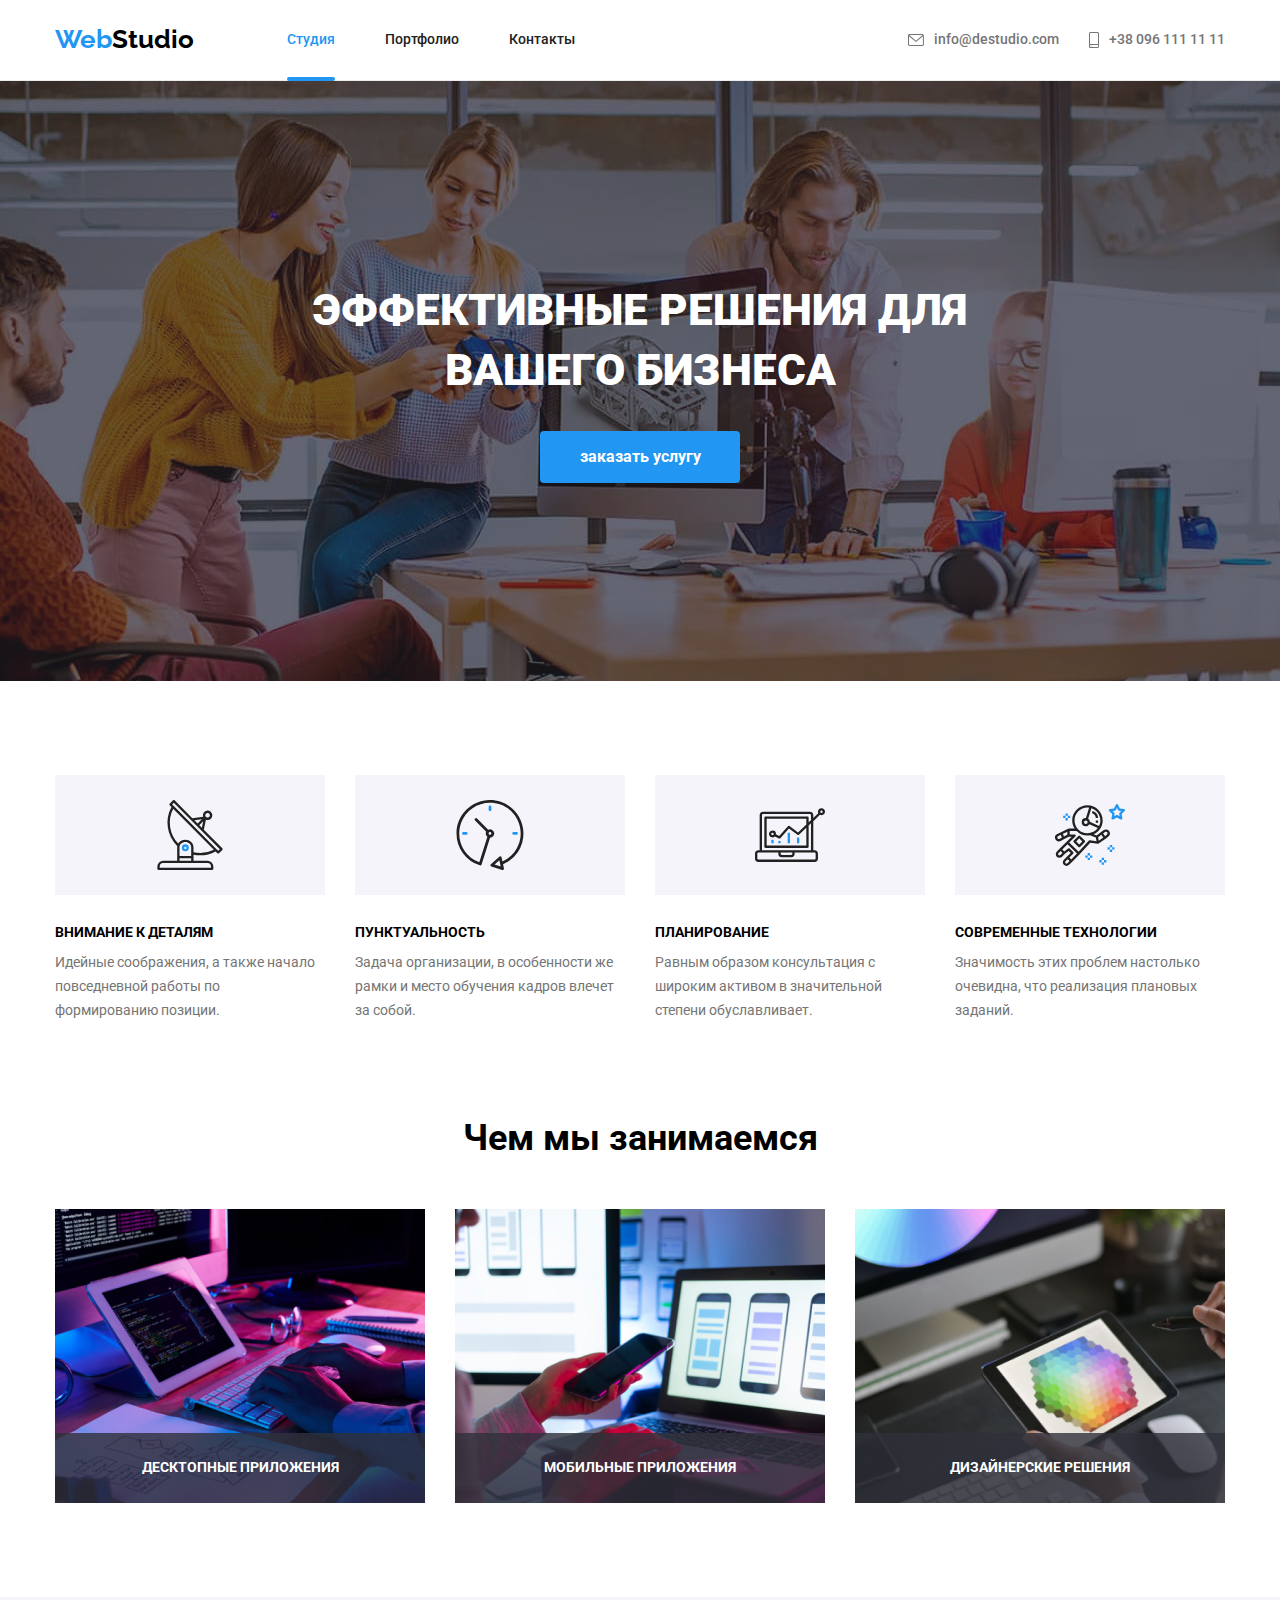
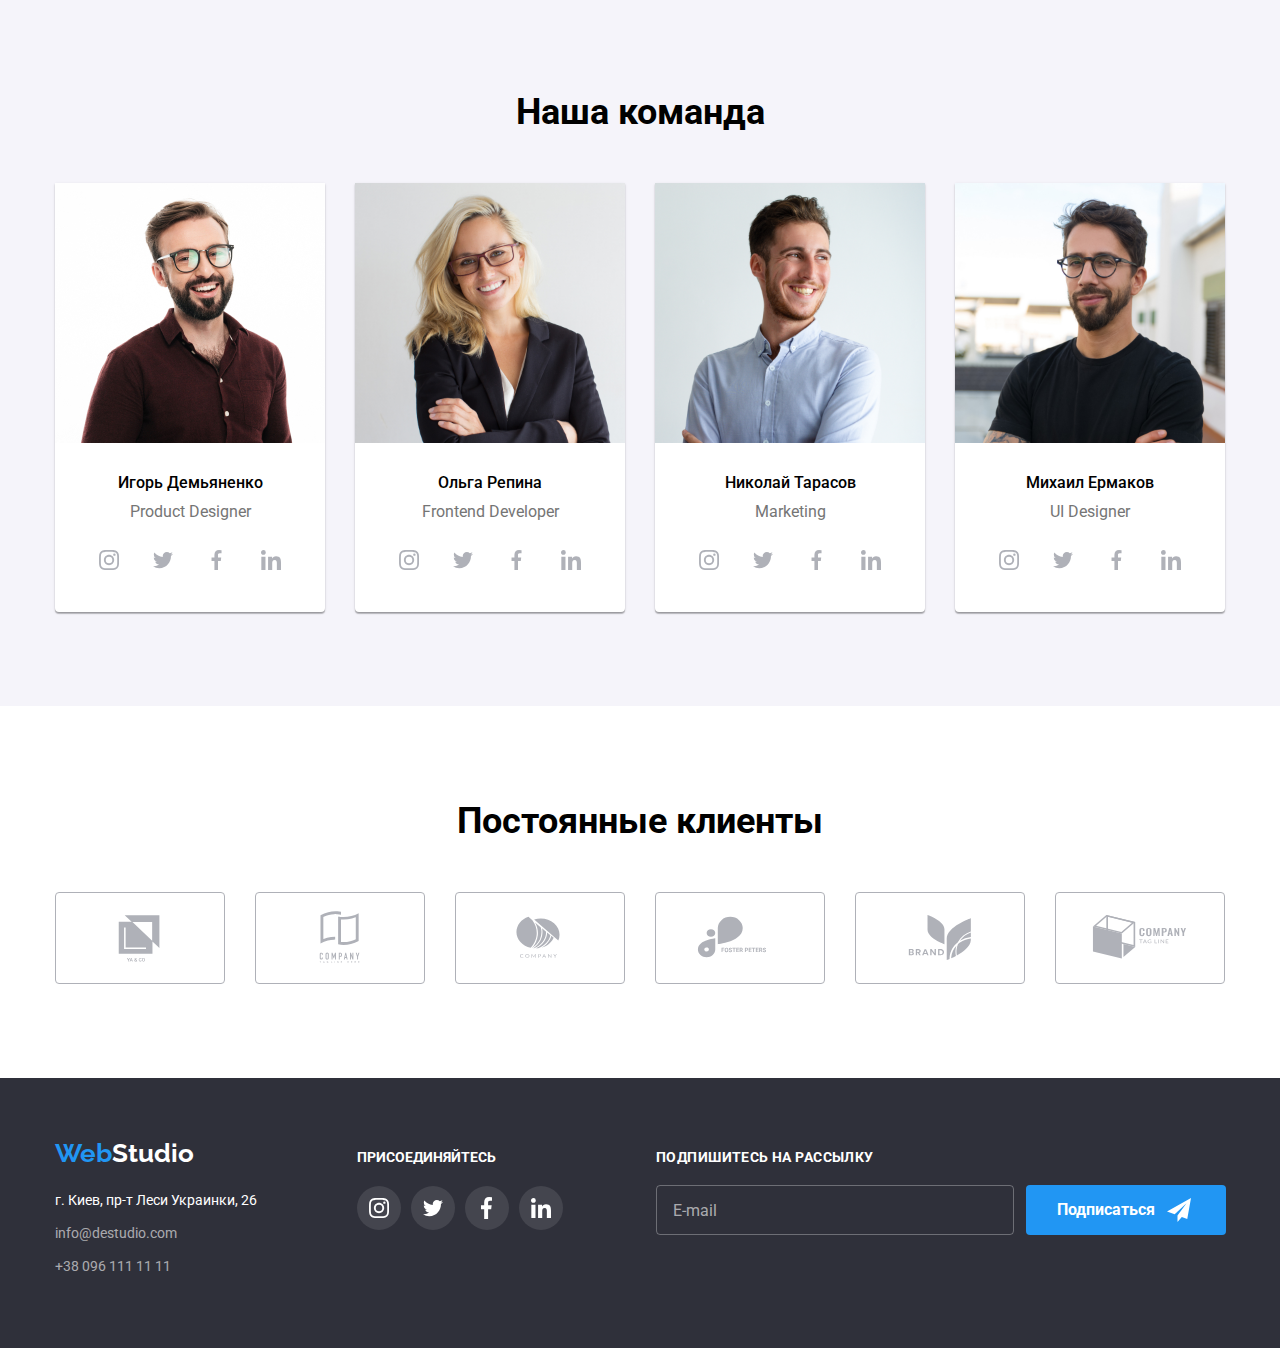
<file: index.html>
<!DOCTYPE html>
<html lang="ru">
  <head>
    <meta charset="UTF-8" />
    <meta http-equiv="X-UA-Compatible" content="IE=edge" />
    <meta name="viewport" content="width=device-width, initial-scale=1.0" />
    <link rel="preconnect" href="https://fonts.googleapis.com" />
    <link rel="preconnect" href="https://fonts.gstatic.com" crossorigin />
    <link
      href="https://fonts.googleapis.com/css2?family=Raleway:wght@700&family=Roboto:wght@400;500;700;900&display=swap"
      rel="stylesheet"
    />
    <title>hw-07-goit-markup-hw-07</title>
    <link
      rel="stylesheet"
      href="https://cdnjs.cloudflare.com/ajax/libs/modern-normalize/1.1.0/modern-normalize.min.css"
      integrity="sha512-wpPYUAdjBVSE4KJnH1VR1HeZfpl1ub8YT/NKx4PuQ5NmX2tKuGu6U/JRp5y+Y8XG2tV+wKQpNHVUX03MfMFn9Q=="
      crossorigin="anonymous"
      referrerpolicy="no-referrer"
    />
    <!-- <link rel="stylesheet" href="./css/styles.css" /> -->
    <link rel="stylesheet" href="./css/main.min.css">
  </head>

  <body>
    <!-- Шапка -->


    <header class="header">
      <div class="conteiner main-header">
        <nav class="nav">
          
          <a class="logo" href="./index.html">
            <span class="logo__web" lang="en">Web</span>
            <span class="logo__studio" lang="en"> Studio</span></a
          >
          <ul class="nav__list">
            <li class="nav__item">
              <a class="nav__link nav__link--active" href="./index.html">Студия</a>
            </li>
            <li class="nav__item">
              <a class="nav__link " href="./portfolio.htm">Портфолио</a>
            </li>
            <li class="nav__item">
              <a class="nav__link" href="#footer">Контакты</a></li>
          </ul>
        </nav>
        <ul class="authorization__list">
          <li class="authorization__item">
            <a class="authorization__link" href="mailto:info@destudio.com">
              <svg class="authorization__svg envelop">
                <use href="./img/icons/symbol-defs.svg#envelope"></use>
              </svg>
              info@destudio.com
            </a>
          </li>
          <li class="authorization__item">
            <a class="authorization__link" href="tel:+380961111111">
              <svg class="authorization__svg smartphone">
                <use href="./img/icons/symbol-defs.svg#smartphone"></use>
              </svg>
              +38 096 111 11 11</a
            >
          </li>
        </ul>
      </div>
    </header>

    <!-- главная -->
    <main>
      <!-- Герой -->

      <section class="hero overlay">
        <div class="conteiner">
          <h1 class="hero__title">ЭФФЕКТИВНЫЕ РЕШЕНИЯ ДЛЯ ВАШЕГО БИЗНЕСА</h1>
          <button class="hero_btn" type="button" data-modal-open>
            заказать услугу
          </button>
        </div>
      </section>

      <!-- особенности, описание преимуществ -->

      <section class="section">
        <div class="conteiner">
          <h2 class="section__title visually-hidden">особенности</h2>
          <ul class="peculiarities">
            <li class="peculiarities__item icon-antenna">
              <h3 class="peculiarities__title">Внимание к деталям</h3>
              <p class="peculiarities__text">
                Идейные соображения, а также начало повседневной работы по
                формированию позиции.
              </p>
            </li>
            <li class="peculiarities__item icon-clock">
              <h3 class="peculiarities__title">Пунктуальность</h3>
              <p class="peculiarities__text">
                Задача организации, в особенности же рамки и место обучения
                кадров влечет за собой.
              </p>
            </li>
            <li class="peculiarities__item icon-diagram">
              <h3 class="peculiarities__title">Планирование</h3>
              <p class="peculiarities__text">
                Равным образом консультация с широким активом в значительной
                степени обуславливает.
              </p>
            </li>
            <li class="peculiarities__item icon-astronaut">
              <h3 class="peculiarities__title">Современные технологии</h3>
              <p class="peculiarities__text">
                Значимость этих проблем настолько очевидна, что реализация
                плановых заданий.
              </p>
            </li>
          </ul>
        </div>
      </section>

      <!-- чем мы занимаемся -->

      <section class="section about">
        <div class="conteiner">
          <h2 class="section__title">Чем мы занимаемся</h2>
          <ul class="about__list">
            <li class="about__item">
              <img
                src="./img/box-1.jpg"
                alt=" работа за планшетом на клавиатуре"
                width="370"
                height="294"
              />
              <p class="about__overlay">Десктопные приложения</p>
            </li>
            <li class="about__item">
              <img
                src="./img/box-2.jpg"
                alt="смартфон в руке"
                width="370"
                height="294"
              />
              <p class="about__overlay">Мобильные приложения</p>
            </li>
            <li class="about__item">
              <img
                src="./img/box-3.jpg"
                alt="планшет в руке"
                width="370"
                height="294"
              />
              <p class="about__overlay">Дизайнерские решения</p>
            </li>
          </ul>
        </div>
      </section>

      <!-- Наша команда -->

      <section class="section section--dgc-white ">
        <div class="conteiner">
          <h2 class="section__title">Наша команда</h2>
          <ul class="employee">
            <li class="employee__item">
              <img
                src="./img/igor.jpg"
                alt="Игорь Демьяненко"
                width="270"
                height="260"
              />
              <div class="employee__card">
                <h3 class="employee__title">Игорь Демьяненко</h3>
                <p class="employee__text">Product Designer</p>
                <ul class="employeeSocial">
                  <li class="employeeSocial__item">
                    <a
                      class="employeeSocial__link"
                      target="_blank"
                      aria-label="instagram"
                      href="https://www.instagram.com"
                    >
                      <svg class="employeeSocial__svg">
                        <use href="./img/icons/symbol-defs.svg#instagram"></use>
                      </svg>
                    </a>
                  </li>
                  <li class="employeeSocial__item">
                    <a
                      class="employeeSocial__link"
                      aria-label="tweeter"
                      target="_blank"
                      rel="no-referrer nofollow"
                      href="https://twitter.com/?lang=ru"
                    >
                      <svg class="employeeSocial__svg">
                        <use href="./img/icons/symbol-defs.svg#twitter"></use>
                      </svg>
                    </a>
                  </li>
                  <li class="employeeSocial__item">
                    <a
                      class="employeeSocial__link"
                      aria-label="facebook"
                      target="_blank"
                      rel="no-referrer nofollow"
                      href="https://www.facebook.com/"
                    >
                      <svg class="employeeSocial__svg">
                        <use href="./img/icons/symbol-defs.svg#facebook"></use>
                      </svg>
                    </a>
                  </li>
                  <li class="employeeSocial__item">
                    <a
                      class="employeeSocial__link"
                      aria-label="linkid"
                      target="_blank"
                      rel="no-referrer nofollow"
                      href="https://www.linkedin.com/"
                    >
                      <svg class="employeeSocial__svg">
                        <use href="./img/icons/symbol-defs.svg#linkedin"></use>
                      </svg>
                    </a>
                  </li>
                </ul>
              </div>
            </li>
            <li class="employee__item">
              <img
                src="./img/olga.jpg"
                alt="Ольга Репина"
                width="270"
                height="260"
              />
              <div class="employee__card">
                <h3 class="employee__title">Ольга Репина</h3>
                <p class="employee__text">Frontend Developer</p>
                <ul class="employeeSocial">
                  <li class="employeeSocial__item">
                    <a
                      class="employeeSocial__link"
                      target="_blank"
                      aria-label="instagram"
                      href="https://www.instagram.com"
                    >
                      <svg class="employeeSocial__svg">
                        <use href="./img/icons/symbol-defs.svg#instagram"></use>
                      </svg>
                    </a>
                  </li>
                  <li class="employeeSocial__item">
                    <a
                      class="employeeSocial__link"
                      aria-label="tweeter"
                      target="_blank"
                      rel="no-referrer nofollow"
                      href="https://twitter.com/?lang=ru"
                    >
                      <svg class="employeeSocial__svg">
                        <use href="./img/icons/symbol-defs.svg#twitter"></use>
                      </svg>
                    </a>
                  </li>
                  <li class="employeeSocial__item">
                    <a
                      class="employeeSocial__link"
                      aria-label="facebook"
                      target="_blank"
                      rel="no-referrer nofollow"
                      href="https://www.facebook.com/"
                    >
                      <svg class="employeeSocial__svg">
                        <use href="./img/icons/symbol-defs.svg#facebook"></use>
                      </svg>
                    </a>
                  </li>
                  <li class="employeeSocial__item">
                    <a
                      class="employeeSocial__link"
                      aria-label="linkid"
                      target="_blank"
                      rel="no-referrer nofollow"
                      href="https://www.linkedin.com/"
                    >
                      <svg class="employeeSocial__svg">
                        <use href="./img/icons/symbol-defs.svg#linkedin"></use>
                      </svg>
                    </a>
                  </li>
                </ul>
              </div>
            </li>
            <li class="employee__item">
              <img
                src="./img/nikolay.jpg"
                alt="Николай Тарасов"
                width="270"
                height="260"
              />
              <div class="employee__card">
                <h3 class="employee__title">Николай Тарасов</h3>
                <p class="employee__text">Marketing</p>
                <ul class="employeeSocial">
                  <li class="employeeSocial__item">
                    <a
                      class="employeeSocial__link"
                      target="_blank"
                      aria-label="instagram"
                      href="https://www.instagram.com"
                    >
                      <svg class="employeeSocial__svg">
                        <use href="./img/icons/symbol-defs.svg#instagram"></use>
                      </svg>
                    </a>
                  </li>
                  <li class="employeeSocial__item">
                    <a
                      class="employeeSocial__link"
                      aria-label="tweeter"
                      target="_blank"
                      rel="no-referrer nofollow"
                      href="https://twitter.com/?lang=ru"
                    >
                      <svg class="employeeSocial__svg">
                        <use href="./img/icons/symbol-defs.svg#twitter"></use>
                      </svg>
                    </a>
                  </li>
                  <li class="employeeSocial__item">
                    <a
                      class="employeeSocial__link"
                      aria-label="facebook"
                      target="_blank"
                      rel="no-referrer nofollow"
                      href="https://www.facebook.com/"
                    >
                      <svg class="employeeSocial__svg">
                        <use href="./img/icons/symbol-defs.svg#facebook"></use>
                      </svg>
                    </a>
                  </li>
                  <li class="employeeSocial__item">
                    <a
                      class="employeeSocial__link"
                      aria-label="linkid"
                      target="_blank"
                      rel="no-referrer nofollow"
                      href="https://www.linkedin.com/"
                    >
                      <svg class="employeeSocial__svg">
                        <use href="./img/icons/symbol-defs.svg#linkedin"></use>
                      </svg>
                    </a>
                  </li>
                </ul>
              </div>
            </li>
            <li class="employee__item">
              <img
                src="./img/mihail.jpg"
                alt="Михаил Ермаков"
                width="270"
                height="260"
              />
              <div class="employee__card">
                <h3 class="employee__title">Михаил Ермаков</h3>
                <p class="employee__text">UI Designer</p>
                <ul class="employeeSocial">
                  <li class="employeeSocial__item">
                    <a
                      class="employeeSocial__link"
                      target="_blank"
                      aria-label="instagram"
                      href="https://www.instagram.com"
                    >
                      <svg class="employeeSocial__svg">
                        <use href="./img/icons/symbol-defs.svg#instagram"></use>
                      </svg>
                    </a>
                  </li>
                  <li class="employeeSocial__item">
                    <a
                      class="employeeSocial__link"
                      aria-label="tweeter"
                      target="_blank"
                      href="https://twitter.com/?lang=ru"
                    >
                      <svg class="employeeSocial__svg">
                        <use href="./img/icons/symbol-defs.svg#twitter"></use>
                      </svg>
                    </a>
                  </li>
                  <li class="employeeSocial__item">
                    <a
                      class="employeeSocial__link"
                      aria-label="facebook"
                      target="_blank"
                      href="https://www.facebook.com/"
                    >
                      <svg class="employeeSocial__svg">
                        <use href="./img/icons/symbol-defs.svg#facebook"></use>
                      </svg>
                    </a>
                  </li>
                  <li class="employeeSocial__item">
                    <a
                      class="employeeSocial__link"
                      aria-label="linkid"
                      target="_blank"
                      rel="no-referrer nofollow"
                      href="https://www.linkedin.com/"
                    >
                      <svg class="employeeSocial__svg">
                        <use href="./img/icons/symbol-defs.svg#linkedin"></use>
                      </svg>
                    </a>
                  </li>
                </ul>
              </div>
            </li>
          </ul>
        </div>
      </section>

      <!-- Постоянные клиенты -->

      <section class="section">
        <div class="conteiner">
          <h2 class="section__title">Постоянные клиенты</h2>
          <ul class="clients__list">
            <li class="clients__item">
              <a
                class="clients__link"
                href=""
                target="_blank"
                rel="no-referrer nofollow"
              >
                <svg class="clients__svg">
                  <use href="./img/icons/symbol-defs.svg#logo1"></use>
                </svg>
              </a>
            </li>
            <li class="clients__item">
              <a
                class="clients__link"
                href=""
                target="_blank"
                rel="no-referrer nofollow"
              >
                <svg class="clients__svg">
                  <use href="./img/icons/symbol-defs.svg#Logo2"></use>
                </svg>
              </a>
            </li>
            <li class="clients__item">
              <a
                class="clients__link"
                href=""
                target="_blank"
                rel="no-referrer nofollow"
              >
                <svg class="clients__svg">
                  <use href="./img/icons/symbol-defs.svg#Logo3"></use>
                </svg>
              </a>
            </li>
            <li class="clients__item">
              <a
                class="clients__link"
                href=""
                target="_blank"
                rel="no-referrer nofollow"
              >
                <svg class="clients__svg">
                  <use href="./img/icons/symbol-defs.svg#Logo4"></use>
                </svg>
              </a>
            </li>
            <li class="clients__item">
              <a
                class="clients__link"
                href=""
                target="_blank"
                rel="no-referrer nofollow"
              >
                <svg class="clients__svg">
                  <use href="./img/icons/symbol-defs.svg#Logo5"></use>
                </svg>
              </a>
            </li>
            <li class="clients__item">
              <a
                class="clients__link"
                href=""
                target="_blank"
                rel="no-referrer nofollow"
              >
                <svg class="clients__svg">
                  <use href="./img/icons/symbol-defs.svg#Logo6"></use>
                </svg>
              </a>
            </li>
          </ul>
        </div>
      </section>
    </main>

    <!-- подвал -->

    <footer class="footer" id="footer">
      <div class="conteiner social">
        <div class="address">
          <a class="logo" href="./index.html">
            <span class="logo__web" lang="en">Web</span>
            <span class="logo__studio logo__studio--white-color {" lang="en">Studio</span></a
          >
          <address class="contact-address">
            <span class="contact-address__text">г. Киев, пр-т Леси Украинки, 26</span>

            <ul class="contact-address__list">
              <li class="contact-address__item">
                <a class="contact-address__link" href="mailto:info@destudio.com"
                  >info@destudio.com</a
                >
              </li>
              <li class="contact-address__item">
                <a class="contact-address__link" href="tel:+380961111111"
                  >+38 096 111 11 11</a
                >
              </li>
            </ul>
          </address>
        </div>
        <div class="join">
          <p class="join__text">присоединяйтесь</p>
          <ul class="join__list">
            <li class="join__item">
              <a
                class="join__link"
                href="https://www.instagram.com/"
                target="_blank"
                rel="no-referrer nofollow"
                aria-label=" instagram"
              >
                <svg class="join__svg">
                  <use href="./img/icons/symbol-defs.svg#instagram"></use>
                </svg>
              </a>
            </li>
            <li class="join__item">
              <a
                class="join__link"
                href="https://twitter.com/?lang=ru"
                target="_blank"
                rel="no-referrer nofollow"
                aria-label=" tweeter"
              >
                <svg class="join__svg">
                  <use href="./img/icons/symbol-defs.svg#twitter"></use>
                </svg>
              </a>
            </li>
            <li class="join__item">
              <a
                class="join__link"
                href="https://www.facebook.com/"
                target="_blank"
                rel="no-referrer nofollow"
                aria-label=" facebook"
              >
                <svg class="join__svg">
                  <use href="./img/icons/symbol-defs.svg#facebook"></use>
                </svg>
              </a>
            </li>
            <li class="join__item">
              <a
                class="join__link"
                href="https://www.linkedin.com/"
                target="_blank"
                rel="no-referrer nofollow"
                aria-label=" linkid"
              >
                <svg class="join__svg">
                  <use href="./img/icons/symbol-defs.svg#linkedin"></use>
                </svg>
              </a>
            </li>
          </ul>
        </div>
        <div class="email">
          <form class="email__form">
            <div class="email__fild">
              <label class="email__label" for="email">
                Подпишитесь на рассылку</label
              >
              <input
                class="email__input"
                type="email"
                name="email"
                id="email"
                placeholder="E-mail"
              />
            </div>
            <button class="email__btn" type="submit">Подписаться</button>
          </form>
        </div>
      </div>
    </footer>

    <!-- модальое окно -->

    <div class="backdrop is-hidden" data-modal>
      <div class="modal-data">
        <button class="modal-data-btn" type="button" data-modal-close>
          <svg class="modal-data__svg" width="18" height="18">
            <use href="./img/icons/symbol-defs.svg#close"></use>
          </svg>
        </button>

        <p class="modal-data__title">Оставьте свои данные, мы вам перезвоним</p>

        <form class="modal-data__form">
          <div class="data-group">
            <label class="data-group__label" for="text">Имя</label>
            <input class="data-group__input"
              type="text"
              name="user-name"
              id="text"
            />

            <svg class="data-group__svg" width="18" height="18">
              <use href="./img/icons/symbol-defs.svg#person"></use>
            </svg>
          </div>

          <div class="data-group">
            <label class="data-group__label" for="tel">Телефон </label>
            <input class="data-group__input" type="tel" name="tel" id="tel" />
            <svg class="data-group__svg" width="18" height="18">
              <use href="./img/icons/symbol-defs.svg#phone"></use>
            </svg>
          </div>

          <div class="data-group">
            <label class="data-group__label" for="modal-email">Почта </label>
            <input
              class="data-group__input"
              type="tel"
              name="email"
              id="modal-email"
            />
            <svg class="data-group__svg" width="18" height="18">
              <use href="./img/icons/symbol-defs.svg#email"></use>
            </svg>
          </div>

          <div class="data-group">
            <label class="data-group__label" for="textarea">Комментарий</label>
            <textarea
              class="data-group__input data-group__input--textarea"
              name="coments"
              id="textarea"
              placeholder="Введите текст"
            ></textarea>
          </div>

          <div class="data-checkbox">
            <label class="data-checkbox__label">
              <input
                class="data-checkbox__input"
                type="checkbox"
                name="checkbox"
                value="contract"
              />
              <span class="data-checkbox__icon"></span>

              Соглашаюсь с рассылкой и принимаю
             
            </label>
            <a class="data-checkbox__link" href="">Условия договора</a>
          </div>

          <button class="data__btn" type="submit">Отправить</button>
        </form>
      </div>
    </div>
    <script src="./js/modal.js"></script>
  </body>
</html>
</file>
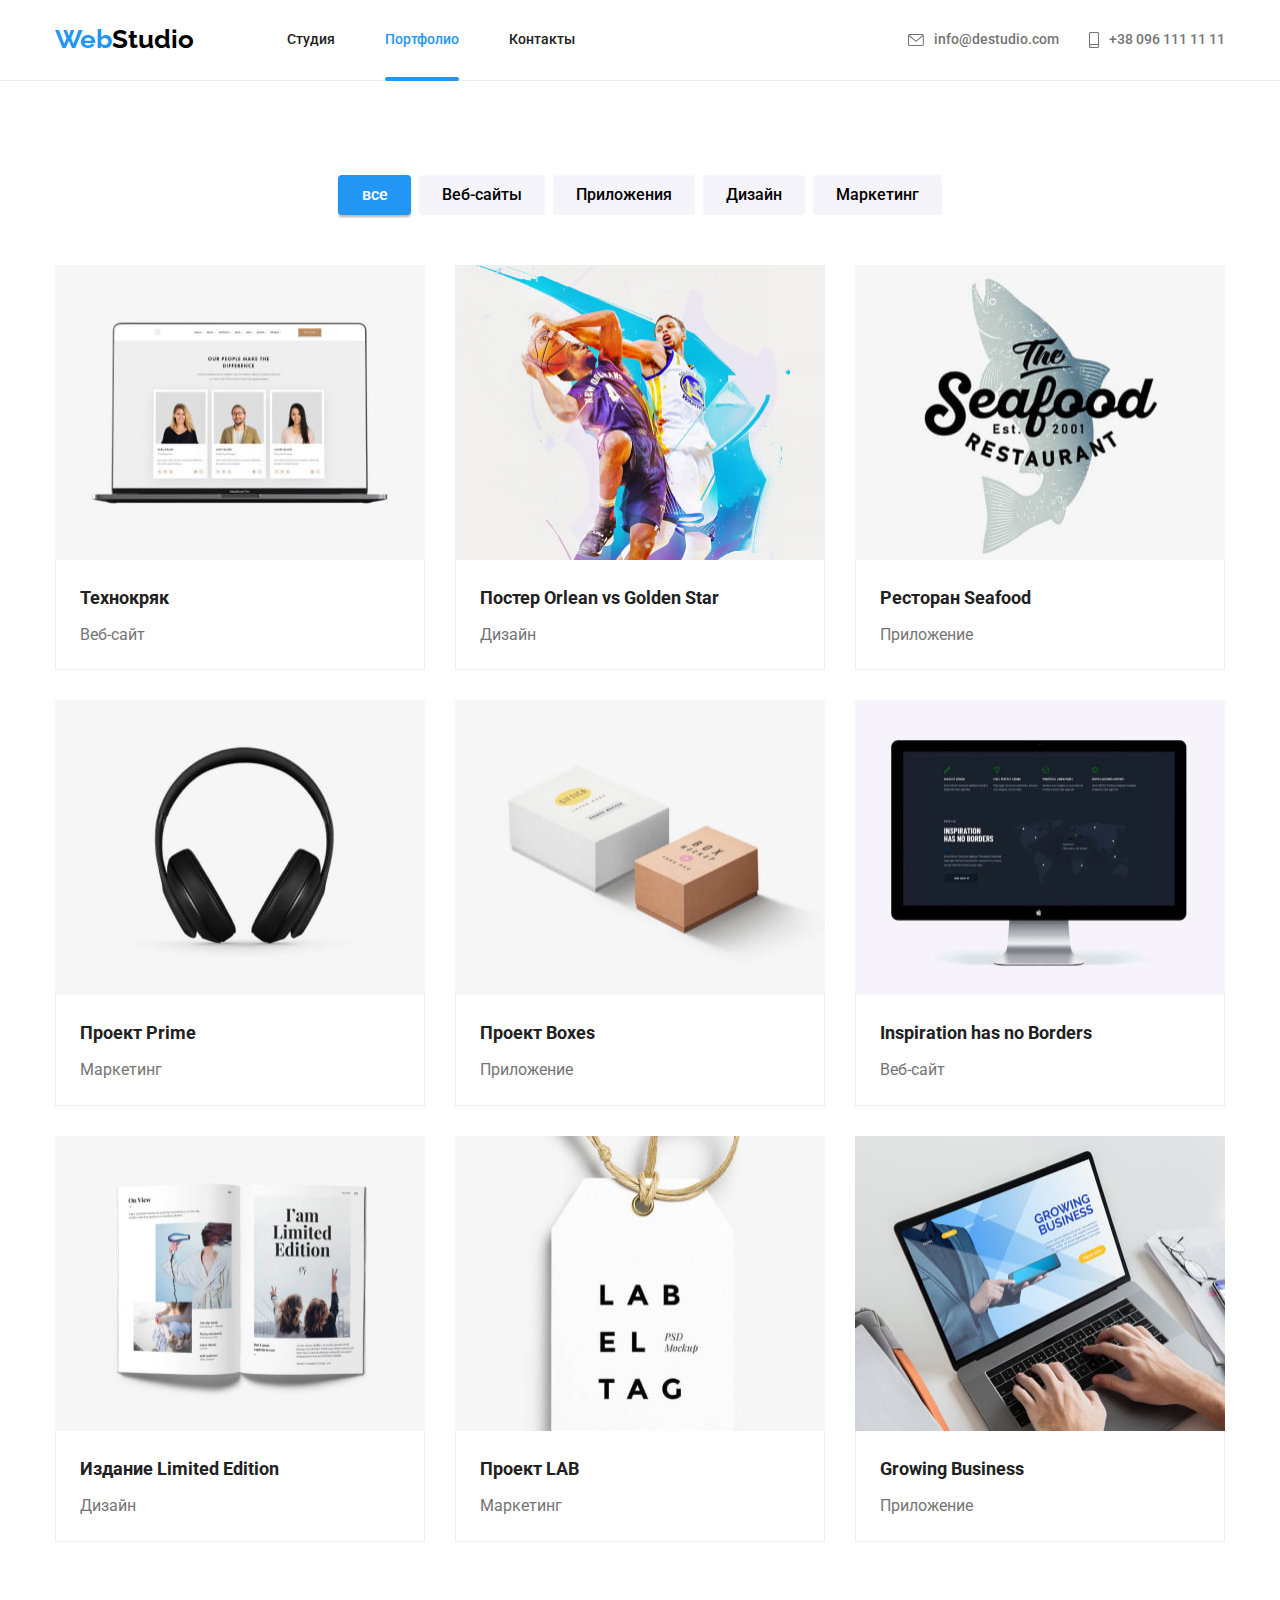
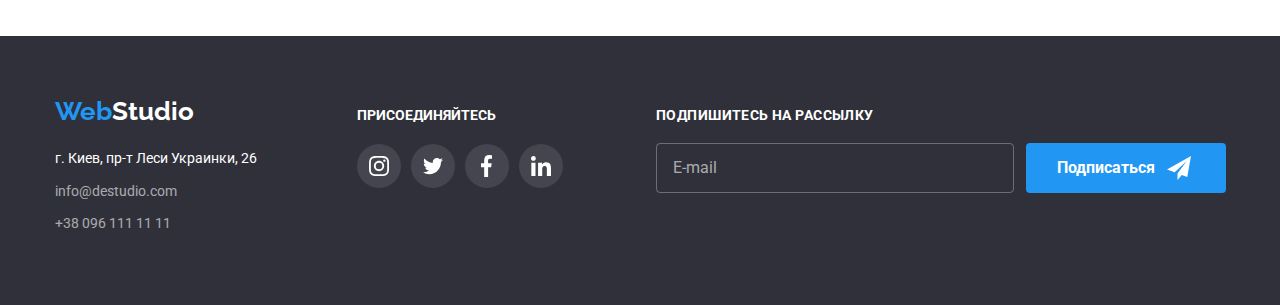
<file: portfolio.htm>
<!DOCTYPE html>
<html lang="ru">
  <head>
    <meta charset="UTF-8" />
    <meta http-equiv="X-UA-Compatible" content="IE=edge" />
    <meta name="viewport" content="width=device-width, initial-scale=1.0" />
    <link rel="preconnect" href="https://fonts.googleapis.com" />
    <link rel="preconnect" href="https://fonts.gstatic.com" crossorigin />
    <link
      href="https://fonts.googleapis.com/css2?family=Raleway:wght@700&family=Roboto:wght@400;500;700;900&display=swap"
      rel="stylesheet"
    />
    <title>hw-07-goit-markup-hw-07</title>
    <link
      rel="stylesheet"
      href="https://cdnjs.cloudflare.com/ajax/libs/modern-normalize/1.1.0/modern-normalize.min.css"
      integrity="sha512-wpPYUAdjBVSE4KJnH1VR1HeZfpl1ub8YT/NKx4PuQ5NmX2tKuGu6U/JRp5y+Y8XG2tV+wKQpNHVUX03MfMFn9Q=="
      crossorigin="anonymous"
      referrerpolicy="no-referrer"
    />
    <!-- <link rel="stylesheet" href="./css/styles.css" /> -->
    <link rel="stylesheet" href="./css/main.min.css">
  </head>
  <body class="page">
    <!-- Шапка -->

    <header class="header">
      <div class="conteiner main-header">
        <nav class="nav">
          <a class="logo" href="./index.html">
            <span class="logo__web" lang="en">Web</span>
            <span class="logo__studio" lang="en"> Studio</span></a
          >
          <ul class="nav__list">
            <li class="nav__item">
              <a class="nav__link " href="./index.html">Студия</a>
            </li>
            <li class="nav__item">
              <a class="nav__link nav__link--active " href="./portfolio.htm">Портфолио</a>
            </li>
            <li class="nav__item">
              <a class="nav__link" href="#footer">Контакты</a></li>
          </ul>
        </nav>
        <ul class="authorization__list">
          <li class="authorization__item">
            <a class="authorization__link" href="mailto:info@destudio.com">
              <svg class="authorization__svg envelop">
                <use href="./img/icons/symbol-defs.svg#envelope"></use>
              </svg>
              info@destudio.com
            </a>
          </li>
          <li class="authorization__item">
            <a class="authorization__link" href="tel:+380961111111">
              <svg class="authorization__svg smartphone">
                <use href="./img/icons/symbol-defs.svg#smartphone"></use>
              </svg>
              +38 096 111 11 11</a
            >
          </li>
        </ul>
      </div>
    </header>

    <main>
      <!-- портфолио -->
      <section class="section">
        <div class="conteiner">
          <h1 class="visually-hidden">портфолио</h1>
          <ul class="filters">
            <li class="filters__item">
              <button class="filters__btn filters__btn--active" type="button">
                все
              </button>
            </li>
            <li class="filters__item">
              <button class="filters__btn" type="button">Веб-сайты</button>
            </li>
            <li class="filters__item">
              <button class="filters__btn" type="button">Приложения</button>
            </li>
            <li class="filters__item">
              <button class="filters__btn" type="button">Дизайн</button>
            </li>
            <li class="filters__item">
              <button class="filters__btn" type="button">Маркетинг</button>
            </li>
          </ul>

          <!-- портфолио работ -->

          <ul class="project">
            <li class="project__item">
              <a class="project___link" href="">
                <div class="project___card">
                  <img
                    src="./img/portfolio/tehnokryk.jpg"
                    alt=" ноутбук"
                    width="370"
                    height="295"
                  />
                  <p class="project___overlay">
                    Ресурс предлагает комплексные предложения с разным уровнем
                    функционала и сервисов. Все это позволит посетителю получить
                    исчерпывающие сведения o компании или частном лице
                  </p>
                </div>

                <div class="project___info">
                  <h2 class="project___title">Технокряк</h2>
                  <p class="project___text">Веб-сайт</p>
                </div>
              </a>
            </li>
            <li class="project__item">
              <a class="project___link" href="">
                <div class="project___card">
                  <img
                    src="./img/portfolio/neworlean.jpg"
                    alt="басктбольная команда новый орлеан"
                    width="370"
                    height="295"
                  />
                  <p class="project___overlay">
                    Ресурс предлагает комплексные предложения с разным уровнем
                    функционала и сервисов. Все это позволит посетителю получить
                    исчерпывающие сведения o компании или частном лице
                  </p>
                </div>
                <div class="project___info">
                  <h2 class="project___title">
                    Постер <span lang="en">Orlean vs Golden Star</span>
                  </h2>
                  <p class="project___text">Дизайн</p>
                </div>
              </a>
            </li>
            <li class="project__item">
              <a class="project___link" href="">
                <div class="project___card">
                  <img
                    src="./img/portfolio/seafood.jpg"
                    alt="лого ресторона сифуд"
                    width="370"
                    height="295"
                  />

                  <p class="project___overlay">
                    Ресурс предлагает комплексные предложения с разным уровнем
                    функционала и сервисов. Все это позволит посетителю получить
                    исчерпывающие сведения o компании или частном лице
                  </p>
                </div>
                <div class="project___info">
                  <h2 class="project___title">
                    Ресторан <span lang="en">Seafood</span>
                  </h2>
                  <p class="project___text">Приложение</p>
                </div>
              </a>
            </li>
            <li class="project__item">
              <a class="project___link" href="">
                <div class="project___card">
                  <img
                    src="./img/portfolio/prime.jpg"
                    alt="наушники"
                    width="370"
                    height="295"
                  />
                  <p class="project___overlay">
                    Ресурс предлагает комплексные предложения с разным уровнем
                    функционала и сервисов. Все это позволит посетителю получить
                    исчерпывающие сведения o компании или частном лице
                  </p>
                </div>
                <div class="project___info">
                  <h2 class="project___title">
                    Проект <span lang="en">Prime</span>
                  </h2>
                  <p class="project___text">Маркетинг</p>
                </div>
              </a>
            </li>
            <li class="project__item">
              <a class="project___link" href="">
                <div class="project___card">
                  <img
                    src="./img/portfolio/box.jpg"
                    alt="две коробки"
                    width="370"
                    height="295"
                  />
                  <p class="project___overlay">
                    Ресурс предлагает комплексные предложения с разным уровнем
                    функционала и сервисов. Все это позволит посетителю получить
                    исчерпывающие сведения o компании или частном лице
                  </p>
                </div>
                <div class="project___info">
                  <h2 class="project___title">
                    Проект <span lang="en">Boxes</span>
                  </h2>
                  <p class="project___text">Приложение</p>
                </div>
              </a>
            </li>
            <li class="project__item">
              <a class="project___link" href="">
                <div class="project___card">
                  <img
                    src="./img/portfolio/inspiration.jpg"
                    alt="настолный монитор"
                    width="370"
                    height="295"
                  />
                  <p class="project___overlay">
                    Ресурс предлагает комплексные предложения с разным уровнем
                    функционала и сервисов. Все это позволит посетителю получить
                    исчерпывающие сведения o компании или частном лице
                  </p>
                </div>
                <div class="project___info">
                  <h2 class="project___title">
                    <span lang="en">Inspiration has no Borders</span>
                  </h2>
                  <p class="project___text">Веб-сайт</p>
                </div>
              </a>
            </li>
            <li class="project__item">
              <a class="project___link" href="">
                <div class="project___card">
                  <img
                    src="./img/portfolio/limedition.jpg"
                    alt="разворот журнала"
                    width="370"
                    height="295"
                  />
                  <p class="project___overlay">
                    Ресурс предлагает комплексные предложения с разным уровнем
                    функционала и сервисов. Все это позволит посетителю получить
                    исчерпывающие сведения o компании или частном лице
                  </p>
                </div>
                <div class="project___info">
                  <h2 class="project___title">
                    Издание <span lang="en">Limited Edition</span>
                  </h2>
                  <p class="project___text">Дизайн</p>
                </div>
              </a>
            </li>
            <li class="project__item">
              <a class="project___link" href="">
                <div class="project___card">
                  <img
                    src="./img/portfolio/lab.jpg"
                    alt="бирка с лого лаб"
                    width="370"
                    height="295"
                  />
                  <p class="project___overlay">
                    Ресурс предлагает комплексные предложения с разным уровнем
                    функционала и сервисов. Все это позволит посетителю получить
                    исчерпывающие сведения o компании или частном лице
                  </p>
                </div>
                <div class="project___info">
                  <h2 class="project___title">
                    Проект <span lang="en">LAB</span>
                  </h2>
                  <p class="project___text">Маркетинг</p>
                </div>
              </a>
            </li>
            <li class="project__item">
              <a class="project___link" href="">
                <div class="project___card">
                  <img
                    src="./img/portfolio/growingbiz.jpg"
                    alt="набор текста на ноутбуке"
                    width="370"
                    height="295"
                  />
                  <p class="project___overlay">
                    Ресурс предлагает комплексные предложения с разным уровнем
                    функционала и сервисов. Все это позволит посетителю получить
                    исчерпывающие сведения o компании или частном лице
                  </p>
                </div>
                <div class="project___info">
                  <h2 class="project___title">
                    <span lang="en">Growing Business</span>
                  </h2>
                  <p class="project___text">Приложение</p>
                </div>
              </a>
            </li>
          </ul>
        </div>
      </section>
    </main>

    <!-- подвал -->

    <footer class="footer" id="footer">
      <div class="conteiner social">
        <div class="address">
          <a class="logo" href="./index.html">
            <span class="logo__web" lang="en">Web</span>
            <span class="logo__studio logo__studio--white-color {" lang="en">Studio</span></a
          >
          <address class="contact-address">
            <span class="contact-address__text">г. Киев, пр-т Леси Украинки, 26</span>

            <ul class="contact-address__list">
              <li class="contact-address__item">
                <a class="contact-address__link" href="mailto:info@destudio.com"
                  >info@destudio.com</a
                >
              </li>
              <li class="contact-address__item">
                <a class="contact-address__link" href="tel:+380961111111"
                  >+38 096 111 11 11</a
                >
              </li>
            </ul>
          </address>
        </div>
        <div class="join">
          <p class="join__text">присоединяйтесь</p>
          <ul class="join__list">
            <li class="join__item">
              <a
                class="join__link"
                href="https://www.instagram.com/"
                target="_blank"
                rel="no-referrer nofollow"
                aria-label=" instagram"
              >
                <svg class="join__svg">
                  <use href="./img/icons/symbol-defs.svg#instagram"></use>
                </svg>
              </a>
            </li>
            <li class="join__item">
              <a
                class="join__link"
                href="https://twitter.com/?lang=ru"
                target="_blank"
                rel="no-referrer nofollow"
                aria-label=" tweeter"
              >
                <svg class="join__svg">
                  <use href="./img/icons/symbol-defs.svg#twitter"></use>
                </svg>
              </a>
            </li>
            <li class="join__item">
              <a
                class="join__link"
                href="https://www.facebook.com/"
                target="_blank"
                rel="no-referrer nofollow"
                aria-label=" facebook"
              >
                <svg class="join__svg">
                  <use href="./img/icons/symbol-defs.svg#facebook"></use>
                </svg>
              </a>
            </li>
            <li class="join__item">
              <a
                class="join__link"
                href="https://www.linkedin.com/"
                target="_blank"
                rel="no-referrer nofollow"
                aria-label=" linkid"
              >
                <svg class="join__svg">
                  <use href="./img/icons/symbol-defs.svg#linkedin"></use>
                </svg>
              </a>
            </li>
          </ul>
        </div>
        <div class="email">
          <form class="email__form">
            <div class="email__fild">
              <label class="email__label" for="email">
                Подпишитесь на рассылку</label
              >
              <input
                class="email__input"
                type="email"
                name="email"
                id="email"
                placeholder="E-mail"
              />
            </div>
            <button class="email__btn" type="submit">Подписаться</button>
          </form>
        </div>
      </div>
    </footer>

    <script src="./js/modal.js"></script>
  </body>
</html>
</file>
<file: css/styles.css>
/* цвет главный черный #212121*/
/* цвет вторичный серый #757575 */
/* цвет кнопки белый #FFFFFF */
/* цвет ссылок в футере белый #FFFFFF60 % */
/* цвет вторичный #2F303A; */
/* цвет ховера #2196F3 */
/* цвет фона блока наш персонал #F5F4FA */
/* цвет лого веб футера */

/* font-family: 'Raleway',sans-serif; */

/* outline:2px solid tomato; */

:root {
  --primary-text-color: #212121;
  --secondary-text-color: #757575;
  --titel-text-color: #212121;
  --accent-color: #2196f3;
  --button-text-color: #ffffff;
  --button-bg-color: #2196f3;
  --logo-web-color: #2196f3;
  --section-color: #212121;
  --secondary-bg-color: #2f303a;
  --primary-bg-color: #ffffff;

  --timing-bezier: cubic-bezier(0.4, 0, 0.2, 1);
  --transition-duration: 250ms;
}

html {
  scroll-behavior: smooth;
}

body {
  background-color: var(--primary-bg-color);
  color: var(--primary-text-color);
  font-family: "Roboto", sans-serif;
  margin: 0;
}
a {
  text-decoration: none;
}
img {
  display: block;
}

.conteiner {
  width: 1200px;
  margin-left: auto;
  margin-right: auto;
  padding-left: 15px;
  padding-right: 15px;
}

/* ======================== 

-- шапка--

========================  */

/* лого  в навигации */

.main-header {
  display: flex;
  align-items: center;
}
.header {
  border-bottom: 1px solid #ececec;
}

.nav {
  display: flex;
  align-items: center;
}

.logo {
  display: flex;
  margin-right: 93px;

  font-family: "Raleway", sans-serif;
  font-weight: 700;
  font-size: 26px;
  line-height: 1.2;
}
.logo__web {
  color: var(--logo-web-color);
}

.logo__studio {
  color: #000000;
}

/* навигация */

.nav__list {
  display: flex;
  margin-top: 0;
  margin-bottom: 0;
  padding: 0;

  list-style: none;
  color: var(--primary-text-color);

  font-weight: 500;
  font-size: 14px;
  line-height: 1.07;
}
.nav__link {
  list-style: none;
  color: var(--primary-text-color);

  font-weight: 500;
  font-size: 14px;
  line-height: 1.14;

  display: block;
  margin-left: 0;
  padding-top: 32px;
  padding-bottom: 32px;

  transition-property: color;
  transition-duration: var(--transition-duration);
  transition-timing-function: var(--timing-bezier);
  position: relative;
}
.nav__link--active::after {
  content: " ";
  width: 100%;
  height: 4px;
  border-radius: 2px;
  position: absolute;
  bottom: -1px;
  left: 0;

  margin: 0;
  padding: 0;
  background-color: var(--accent-color);
}

.nav__item + .nav__item {
  margin-left: 50px;
}

.nav__link:hover,
.nav__link:focus {
  color: var(--accent-color);
}
.nav__link--active {
  color: var(--accent-color);
}

/*  -- авторизация -- */

.authorization__list {
  display: flex;

  margin-left: auto;
  margin-top: 0;
  margin-bottom: 0;
  padding: 0;

  font-weight: 500;
  font-size: 14px;
  line-height: 1.14;
  align-items: center;
}
.authorization__item {
  display: flex;
  list-style: none;
}
.authorization__item + .authorization__item {
  margin-left: 30px;
}

.authorization__link {
  display: flex;

  color: var(--secondary-text-color);
  padding: 0;
  margin: 0;
  text-decoration: none;

  transition-property: color;
  transition-duration: var(--transition-duration);
  transition-timing-function: var(--timing-bezier);
}

.authorization__link:hover,
.authorization__link:focus {
  color: var(--accent-color);
}

.authorization__svg {
  display: block;

  margin-right: 10px;
  padding: 0;
  margin-top: auto;
  margin-bottom: auto;

  fill: currentColor;
}
.envelop {
  width: 16px;
  height: 12px;
}
.smartphone {
  width: 10px;
  height: 16px;
}

/* ======================== 

 --Герой-- 

========================  */

.hero {
  text-align: center;

  padding-top: 200px;
  padding-bottom: 200px;
}
.hero__title {
  max-width: 696px;
  margin-left: auto;
  margin-right: auto;
  margin-top: 0;
  margin-bottom: 30px;

  font-weight: 900;
  font-size: 44px;
  line-height: 1.36;
  color: #ffffff;
  text-align: center;
  text-transform: uppercase;
}
.overlay {
  max-width: 1600px;
  height: 600px;
  margin-left: auto;
  margin-right: auto;
  background-image: linear-gradient(
      to left,
      rgba(47, 48, 58, 0.4),
      rgba(47, 48, 58, 0.4)
    ),
    url(../img/hero/hero.jpg);
  background-position: center;
  background-size: cover;
  /* background-repeat: no-repeat; */
  background-color: var(--secondary-bg-color);
}

.hero_btn {
  color: var(--button-text-color);
  background-color: var(--button-bg-color);
  text-align: center;

  display: inline-block;
  border: 1px solid transparent;
  border-radius: 4px;
  padding: 10px 32px;

  min-width: 200px;
  min-height: 50px;

  font-weight: 700;
  font-size: 16px;
  line-height: 1.87;

  transition-property: background-color;
  transition-duration: var(--transition-duration);
  transition-timing-function: var(--timing-bezier);
}
.hero_btn:hover,
.hero_btn:focus {
  background-color: #188ce8;
  cursor: pointer;
}

/* ======================== 

 --особенности--

========================  */

.section {
  font-weight: 700;
  font-size: 36px;
  line-height: 1.17;

  padding-top: 94px;
  padding-bottom: 94px;

  margin-left: 0;
  margin-right: 0;
}
.section__title {
  font-size: 36px;
  line-height: 1.17;

  margin-top: 0;
  margin-bottom: 50px;
  text-align: center;
}
.visually-hidden {
  position: absolute;
  width: 1px;
  height: 1px;
  margin: -1px;
  border: 0;
  padding: 0;
  white-space: nowrap;
  clip-path: inset(100%);
  clip: rect(0 0 0 0);
  overflow: hidden;
}

.peculiarities {
  display: flex;

  margin-top: 0;
  margin-bottom: 0;
  padding: 0;
  list-style: none;
}
.peculiarities__item {
  display: inline-block;
  width: 270px;
}
.peculiarities__item::before {
  display: block;
  content: "";
  width: 270px;
  height: 120px;
  background-size: 70px 70px;

  background-repeat: no-repeat;
  background-position: center;

  margin-bottom: 30px;
  background-color: #f5f4fa;
}
.icon-antenna::before {
  background-image: url(../img/icons/antenna.svg);
}
.peculiarities__item.icon-clock::before {
  background-image: url(../img/icons/clock.svg);
}
.peculiarities__item.icon-diagram::before {
  background-image: url(../img/icons/diagram.svg);
}
.peculiarities__item.icon-astronaut::before {
  background-image: url(../img/icons/astronaut.svg);
}

.peculiarities__item + .peculiarities__item {
  margin-left: 30px;
}
.peculiarities__title {
  display: block;
  font-weight: 700;
  font-size: 14px;
  line-height: 1.14;

  text-transform: uppercase;

  margin-top: 0;
  margin-bottom: 10px;
}

.peculiarities__text {
  color: var(--secondary-text-color);

  font-weight: 400;
  font-size: 14px;
  line-height: 1.71;

  margin-top: 0;
  margin-bottom: 0;
}

/* ======================== 

 --чем мы занимаемся--

========================  */

.section.about {
  padding: 0;
  padding-bottom: 94px;
}
.about__list {
  display: flex;
  margin-top: 0;
  margin-bottom: 0;

  padding: 0;
  list-style: none;
}
.about__item + .about__item {
  margin-left: 30px;
}
.about__item {
  position: relative;
}
.about__overlay {
  padding-top: 27px;
  padding-bottom: 27px;
  margin: 0%;
  width: 370px;

  font-weight: 700;
  font-size: 14px;
  line-height: 1.14;
  text-align: center;
  text-transform: uppercase;
  color: #ffffff;
  background-image: linear-gradient(
    to left,
    rgba(47, 48, 58, 0.8),
    rgba(47, 48, 58, 0.8)
  );

  position: absolute;
  bottom: 0;
}

/* ======================== 

 --наша команда--

========================  */

.team {
  background-color: #f5f4fa;
}

.employee {
  display: flex;

  text-align: center;
  list-style: none;
  padding: 0;
  margin-top: 0;
  margin-bottom: 0;
}
.employee__item + .employee__item {
  margin-left: 30px;
}
.employee__item {
  background-color: #ffffff;

  margin-left: 0;
  margin-right: 0;

  box-shadow: 0px 1px 3px rgba(0, 0, 0, 0.12), 0px 1px 1px rgba(0, 0, 0, 0.14),
    0px 2px 1px rgba(0, 0, 0, 0.2);
  border-radius: 0px 0px 4px 4px;
}
.employee__title {
  font-weight: 500;
  font-size: 16px;
  line-height: 1.19;

  margin-top: 0;
  margin-bottom: 10px;
}
.employee__card {
  padding-top: 30px;
  padding-bottom: 30px;
}
.employee__text {
  color: var(--secondary-text-color);

  font-weight: 400;
  font-size: 16px;
  line-height: 1.19;

  margin-top: 0;
  margin-bottom: 16px;
  margin-left: 0;
  margin-right: 0;
  padding-left: 0;
}
.employeeSocial {
  display: flex;
  justify-content: center;
  padding: 0;
  margin: 0;

  list-style: none;
}
.employeeSocial-item {
  display: flex;
}
.employeeSocial__item + .employeeSocial__item {
  margin-left: 10px;
}
.employeeSocial__link {
  display: inline-flex;
  justify-content: center;
  align-items: center;
  width: 44px;
  height: 44px;
  border-radius: 50%;
  margin: 0;
  padding: 0;
  color: #ffffff;
  fill: #afb1b8;

  transition-property: background-color, fill;
  transition-duration: var(--transition-duration), var(--transition-duration);
  transition-timing-function: var(--timing-bezier), var(--timing-bezier);
}

.employeeSocial__link:hover {
  background-color: var(--accent-color);
  fill: currentColor;
}

.employeeSocial__svg {
  width: 20px;
  height: 20px;
}

/* ======================== 

 --постоянные клиенты--

========================  */
.clients__list {
  display: flex;
  list-style: none;
  margin: 0;
  padding: 0;
  justify-content: center;
}

.clients__item + .clients__item {
  margin-left: 30px;
}
.clients__link {
  display: flex;
  justify-content: center;
  align-items: center;
  width: 170px;

  height: 92px;
  padding: 0;

  border: 1px solid #afb1b8;
  border-radius: 4px;

  color: #afb1b8;
  fill: currentColor;

  transition-property: color, border;
  transition-duration: var(--transition-duration), var(--transition-duration);
  transition-timing-function: var(--timing-bezier), var(--timing-bezier);
}
.clients__link:hover {
  color: var(--accent-color);
  border: 1px solid var(--accent-color);
}
.clients__svg {
  width: 106px;
  height: 60px;
}

/* ======================== 

--футер--

========================  */

.footer {
  background-color: var(--secondary-bg-color);
  color: #ffffff;
  padding-top: 60px;
  padding-bottom: 60px;
}
/* лого в футере*/

/* .footer-logo {
  display: block;
  margin-bottom: 20px;

  font-family: "Raleway", sans-serif;
  font-weight: 700;
  font-size: 26px;
  line-height: 1.2;
} */

.logo__studio--color {
  display: flex;
  color: #ffffff;
  margin-bottom: 20px;

}

/* адрес в подвале */
.address {
  display: inline-block;
  margin-right: 70px;
}

.contact-address {
  color: #ffffff;
  font-style: normal;
  font-size: 14px;
  line-height: 1.7;

  margin-bottom: 9px;
}
.contact-address__text {
  display: block;
  margin-bottom: 9px;
}

.contact-address__item:not(:last-child) {
  margin-bottom: 9px;
}

.contact-address__list {
  list-style: none;
  color: rgba(255, 255, 255, 0.6);

  margin-top: 0;
  margin-bottom: 0;
  padding: 0;
}

.contact-address__link {
  color: rgba(255, 255, 255, 0.6);
}
.social {
  display: flex;
  align-items: baseline;
}
.join {
  margin-right: 93px;
}

.join__item {
  margin-top: 0;
  margin-bottom: 0;
  list-style: none;
  width: 44px;
  height: 44px;
  border-radius: 50%;
  background-color: rgba(255, 255, 255, 0.1);

  transition-property: background-color;
  transition-duration: var(--transition-duration);
  transition-timing-function: var(--timing-bezier);
}

.join__item:hover,
.join__item:focus {
  background-color: var(--accent-color);
}

.join__item + .join__item {
  margin-left: 10px;
}
.join__list {
  display: flex;
  list-style: none;
  margin: 0;
  padding: 0;
}
.join__text {
  display: flex;

  margin-top: 0;
  margin-bottom: 20px;
  font-weight: 700;
  font-size: 14px;
  line-height: 1.14;
  text-transform: uppercase;
}
.join__link {
  display: flex;
  justify-content: center;
  align-items: center;
  width: 44px;
  height: 44px;
  margin: 0;
}
.join__svg {
  display: inline-block;
  fill: #ffffff;
  width: 20px;
  height: 22px;
}

.email {
  display: flex;
  margin-right: 12px;
}
.email__form {
  display: flex;
  align-items: flex-end;
  color: #ffffff;
}

.email__fild {
  display: flex;
  flex-direction: column;
  margin-right: 12px;
}
.email__fild > .email__label {
  margin-bottom: 20px;
  font-weight: 700;
  font-size: 14px;
  line-height: 16px;
  letter-spacing: 0.03em;
  text-transform: uppercase;
}
.email__fild .email__input {
  width: 358px;
  height: 50px;
  border: 1px solid rgba(255, 255, 255, 0.3);
  background-color: transparent;
  border-radius: 4px;

  padding-top: 15px;
  padding-bottom: 15px;
  padding-left: 16px;

  font-size: 16px;
  line-height: 1.25;
}
.email__input {
  color: #ffffff;
}
.email__input::placeholder {
  color: rgba(255, 255, 255, 0.6);
}

.email__btn {
  display: inline-flex;
  align-items: center;

  width: 200px;
  height: 50px;

  margin: 0;
  padding: 10px 29px;
  background-color: var(--accent-color);
  border-radius: 4px;
  border-color: transparent;

  color: rgba(255, 255, 255, 1);
  font-weight: 700;
  font-size: 16px;
  line-height: 1.88;
  fill: currentColor;
}
.email__btn:after {
  content: "";

  width: 24px;
  height: 24px;
  fill: #ffffff;
  background-image: url(../img/icons/send.svg);
  margin-left: 12px;
  background-size: contain;
  background-position: center;
}
.email__btn:hover{
  background-color: #188ce8;
  cursor: pointer;
}
/* ...................................

    -- модальное окно --

......................................... */

.backdrop {
  position: fixed;
  top: 50%;
  left: 50%;
  transform: translate(-50%, -50%);

  width: 100%;
  height: 100%;

  background-color: rgba(0, 0, 0, 0.2);

  opacity: 1;
  transition: opacity 250ms var(--timing-bezier);
}
.backdrop.is-hidden {
  opacity: 0;
  pointer-events: none;
  visibility: visible;
}
.modal-data {
  position: absolute;
  top: 50%;
  left: 50%;
  transform: translate(-50%, -50%);

  width: 528px;
  height: 581px;
  padding: 40px 40px;
  background-color: rgba(255, 255, 255, 1);

  transition-duration: 1000ms;
  transition-timing-function: var(--timing-bezier);
}
.modal-data-btn {
  position: absolute;
  top: 8px;
  right: 8px;

  display: flex;
  justify-items: center;
  align-items: center;
  width: 30px;
  height: 30px;
  border-radius: 50%;
  margin-left: auto;
  padding: 0;
  background-color: transparent;
  border: 1px solid rgba(0, 0, 0, 0.1);
}
.modal-data__svg {
  display: block;
  margin: auto auto;
  transition-property: fill;
  transition-duration: var(--transition-duration);
  transition-timing-function: var(--timing-bezier);
}
.modal-data__svg:hover {
  background-color: transparent;
  fill: var(--accent-color);
}
.modal-data__form{
  display: inline-block;

  width: 100%;
  margin-left: auto;
  margin-right: auto;
}

.modal-data__title {
  font-weight: 700;
  font-size: 20px;
  line-height: 1.15;
  text-align: center;
  color: #212121;
  margin-bottom: 12px;
  padding: 0;
  margin-top: 0;
}

.data-group {
  position: relative;
  display: flex;
  flex-direction: column;

  margin-bottom: 10px;
}

.data-group__label {
  margin-top: 0;
  padding: 0;
  margin-bottom: 4px;

  font-size: 12px;
  line-height: 1.17;

  color: #757575;
  text-transform: none;
}

.data-group__input {
  width: 100%;

  border: 1px solid rgba(33, 33, 33, 0.2);
  padding-top: 11px;
  padding-bottom: 11px;
  padding-left: 35px;
  border-radius: 4px;
  outline: none;

 
  transition-property: border-color;
  transition-duration: var(--transition-duration);
  transition-timing-function: var(--timing-bezier);
}
.data-group:focus-within,
.data-group:hover {
  fill: var(--accent-color);
}

.data-group__input:focus,
.data-group__input:hover {
  border-color: var(--accent-color);
}

.data-group__input--textarea {
  resize: none;
  width: 100%;
  height: 120px;
  padding: 12px 16px;
  font-size: 12px;
line-height: 1.17;
letter-spacing: 0.01em;

color: rgba(117, 117, 117, 0.5);
   
}


.data-group__svg {
  position: absolute;
  bottom: 11px;
  left: 12px;

 
  margin: 0;
  padding: 0;
}
.data-checkbox {
  display: flex;
  justify-content: center;
  align-items: center;

  margin-bottom: 30px;

  font-size: 12px;
  line-height: 1.17;

  color: #757575;
  text-transform: none;

  transition-property: border-color;
  transition-duration: var(--transition-duration);
  transition-timing-function: var(--timing-bezier);
}



.data-checkbox__link {
  margin: 0 5px;
  padding: 0%;
  color: #188ce8;
  text-decoration: underline;
  font-size: 14px;
  line-height: 1.71;
  letter-spacing: 0.03em;
}
.data-checkbox__label {
  display: flex;
  align-items: center;
  font-size: 14px;
  line-height: 1.71;
  letter-spacing: 0.03em;

  transition-property: border-color;
  transition-duration: var(--transition-duration);
  transition-timing-function: var(--timing-bezier);
}
.data-checkbox__label:hover .data-checkbox__icon {
  border-color: #188ce8;
  cursor: pointer;
}
.data-checkbox__label:hover {
  cursor: pointer;
}

.data-checkbox__icon {
  display: inline-block block;
  align-items: center;

  margin-right: 7px;
  width: 16px;
  height: 15px;

  border: 2px solid var(--secondary-text-color);
  border-radius: 2px;
}
.data-checkbox__input:checked + .data-checkbox__icon {
  background-color: var(--accent-color);
  background-image: url(../img/icons/icon/check.svg);
  background-size: contain;
  background-position: center;
  background-repeat: no-repeat;
  background-origin: border-box;
  border-color: var(--accent-color);
}
.data-checkbox__icon:hover {
  cursor: pointer;
  border-color: var(--accent-color);
}

.data-checkbox__input {
  display: flex;
  -webkit-appearance: none;
  -moz-appearance: none;
  appearance: none;
  position: absolute;
}

.data__btn {
  display: flex;
  justify-content: center;
  align-items: center;
  margin-left: auto;
  margin-right: auto;

  width: 200px;
  height: 50px;
  background-color: var(--accent-color);
  border-color: transparent;
  border-radius: 4px;
  color: #ffffff;

  font-weight: 700;
  font-size: 16px;
  line-height: 1.88;
  box-shadow: 0px 4px 4px rgba(0, 0, 0, 0.25);
}
.data__btn:hover{
  background-color: #188ce8;
  cursor: pointer;

}

/* -------------------------------- 
==============================

        --портфолио--       

============================== 
-----------------------------------*/

/* ======================== 

-- секция портфолио--

========================  */

.filters {
  display: flex;
  justify-content: center;

  margin-top: 0;
  margin-bottom: 50px;
  list-style: none;
  padding-left: 0;
}
.filters__item {
  display: flex;

  padding-top: 0;
  margin-top: 0;
}

.filters__btn {
  display: inline-block;
  background-color: #f5f4fa;

  border: 1px solid transparent;
  border-radius: 4px;
  margin-top: 0;
  margin-bottom: 0;
  padding: 6px 22px;
  min-width: 73px;
  text-align: center;

  font-family: inherit;
  font-weight: 500;
  font-size: 16px;
  line-height: 1.62;

  transition-property: background-color, color, box-shadow;
  transition-duration: var(--transition-duration), var(--transition-duration),
    var(--transition-duration);
  transition-timing-function: var(--timing-bezier), var(--timing-bezier),
    var(--timing-bezier);
}

.filters__btn:hover,
.filters__btn:focus {
  color: var(--button-text-color);
  background-color: var(--button-bg-color);

  cursor: pointer;

  box-shadow: 0px 3px 1px rgba(0, 0, 0, 0.1), 0px 1px 2px rgba(0, 0, 0, 0.08),
    0px 2px 2px rgba(0, 0, 0, 0.12);
}

.filters__btn--active {
  color: var(--button-text-color);
  background-color: var(--button-bg-color);
  box-shadow: 0px 3px 1px rgba(0, 0, 0, 0.1), 0px 1px 2px rgba(0, 0, 0, 0.08),
    0px 2px 2px rgba(0, 0, 0, 0.12);
}

.filters__item + .filters__item {
  margin-left: 8px;
}

.project {
  display: flex;
  flex-wrap: wrap;
  list-style: none;
  margin: 0;
  padding: 0;
}
.project__item {
  position: relative;
  transition-property: transform;
  transition-duration: var(--transition-duration);
  transition-timing-function: var(--timing-bezier);

  width: 370px;
  margin-right: 30px;
  margin-bottom: 30px;
}

.project___link {
  display: block;

  transition-property: box-shadow;
  transition-duration: var(--transition-duration);
  transition-timing-function: var(--timing-bezier);
}

.project___card {
  position: relative;
  overflow: hidden;
}

.project___overlay {
  position: absolute;
  top: 0;

  width: 100%;
  height: 100%;

  margin: 0;
  padding: 63px 24px;

  font-size: 18px;
  line-height: 1.56;
  color: #ffffff;
  background-color: rgba(33, 150, 243, 0.9);
  opacity: 1;
  transform: translateY(100%);
  transition-property: transform;
  transition-duration: var(--transition-duration);
  transition-timing-function: var(--timing-bezier);
}

.project__item:hover .project___overlay {
  opacity: 1;
  transform: translateY(0%);
}

.project___link:hover,
.project___link:focus {
  box-shadow: 0px 1px 1px rgba(0, 0, 0, 0.12), 0px 4px 4px rgba(0, 0, 0, 0.06),
    1px 4px 6px rgba(0, 0, 0, 0.16);
}
.project__item:nth-of-type(3n-2) {
  margin-left: 0;
}
.project__item:nth-of-type(3n) {
  margin-right: 0;
}

.project__item:nth-last-of-type(-n + 3) {
  margin-bottom: 0;
}

.project___title {
  color: var(--primary-text-color);
  font-weight: 700;
  font-size: 18px;
  line-height: 2;

  margin-top: 0;
  margin-bottom: 4px;
}
.project___text {
  color: var(--secondary-text-color);

  font-weight: 400;
  font-size: 16px;
  line-height: 1.85;

  margin-top: 0;
  margin-bottom: 0;
}
.project___info {
  padding: 20px 24px;
  border-right: 1px solid #eeeeee;
  border-bottom: 1px solid #eeeeee;
  border-left: 1px solid #eeeeee;
}
 .ksksksks{

background: #000;
  }
</file>
<file: css/main.min.css>
/*! modern-normalize v1.1.0 | MIT License | https://github.com/sindresorhus/modern-normalize */*,::before,::after{-webkit-box-sizing:border-box;box-sizing:border-box}html{line-height:1.15;-webkit-text-size-adjust:100%;-moz-tab-size:4;-o-tab-size:4;tab-size:4}body{margin:0;font-family:system-ui,-apple-system,"Segoe UI",Roboto,Helvetica,Arial,sans-serif,"Apple Color Emoji","Segoe UI Emoji"}hr{height:0;color:inherit}abbr[title]{-webkit-text-decoration:underline dotted;text-decoration:underline dotted}b,strong{font-weight:bolder}code,kbd,samp,pre{font-family:ui-monospace, SFMono-Regular, Consolas, 'Liberation Mono', Menlo, monospace;font-size:1em}small{font-size:80%}sub,sup{font-size:75%;line-height:0;position:relative;vertical-align:baseline}sub{bottom:-0.25em}sup{top:-0.5em}table{text-indent:0;border-color:inherit}button,input,optgroup,select,textarea{font-family:inherit;font-size:100%;line-height:1.15;margin:0}button,select{text-transform:none}button,[type='button'],[type='reset'],[type='submit']{-webkit-appearance:button}::-moz-focus-inner{border-style:none;padding:0}:-moz-focusring{outline:1px dotted ButtonText}:-moz-ui-invalid{box-shadow:none}legend{padding:0}progress{vertical-align:baseline}::-webkit-inner-spin-button,::-webkit-outer-spin-button{height:auto}[type='search']{-webkit-appearance:textfield;outline-offset:-2px}::-webkit-search-decoration{-webkit-appearance:none}::-webkit-file-upload-button{-webkit-appearance:button;font:inherit}summary{display:list-item}html{scroll-behavior:smooth}body{background-color:var(#fff);color:var(#212121);font-family:"Roboto", sans-serif;margin:0}a{text-decoration:none}img{display:block}.conteiner{width:1200px;margin-left:auto;margin-right:auto;padding-left:15px;padding-right:15px}.main-header{display:-webkit-box;display:-ms-flexbox;display:flex;-webkit-box-align:center;-ms-flex-align:center;align-items:center}.header{border-bottom:1px solid #ececec}.logo{display:-webkit-box;display:-ms-flexbox;display:flex;margin-right:93px;font-family:"Raleway", sans-serif;font-weight:700;font-size:26px;line-height:1.2}.logo__web{color:#2196f3}.logo__studio{color:#000000}.logo__studio--white-color{display:-webkit-box;display:-ms-flexbox;display:flex;color:#ffffff;margin-bottom:20px}.nav{display:-webkit-box;display:-ms-flexbox;display:flex;-webkit-box-align:center;-ms-flex-align:center;align-items:center}.nav__list{display:-webkit-box;display:-ms-flexbox;display:flex;margin-top:0;margin-bottom:0;padding:0;list-style:none;color:#212121;font-weight:500;font-size:14px;line-height:1.07}.nav__link{position:relative;list-style:none;color:#212121;font-weight:500;font-size:14px;line-height:1.14;display:block;margin-left:0;padding-top:32px;padding-bottom:32px;-webkit-transition-property:color;transition-property:color;-webkit-transition-duration:250ms;transition-duration:250ms;-webkit-transition-timing-function:cubic-bezier(0.4, 0, 0.2, 1);transition-timing-function:cubic-bezier(0.4, 0, 0.2, 1)}.nav__link:hover,.nav__link:focus{color:#2196f3}.nav__link--active{color:#2196f3}.nav__link--active::after{content:" ";width:100%;height:4px;border-radius:2px;position:absolute;bottom:-1px;left:0;margin:0;padding:0;background-color:#2196f3}.nav__item+.nav__item{margin-left:50px}.authorization__list{display:-webkit-box;display:-ms-flexbox;display:flex;margin-left:auto;margin-top:0;margin-bottom:0;padding:0;font-weight:500;font-size:14px;line-height:1.14;-webkit-box-align:center;-ms-flex-align:center;align-items:center}.authorization__item{display:-webkit-box;display:-ms-flexbox;display:flex;list-style:none}.authorization__item+.authorization__item{margin-left:30px}.authorization__link{display:-webkit-box;display:-ms-flexbox;display:flex;color:#757575;padding:0;margin:0;text-decoration:none;-webkit-transition-property:color;transition-property:color;-webkit-transition-duration:250ms;transition-duration:250ms;-webkit-transition-timing-function:cubic-bezier(0.4, 0, 0.2, 1);transition-timing-function:cubic-bezier(0.4, 0, 0.2, 1)}.authorization__link:hover,.authorization__link:focus{color:#2196f3}.authorization__svg{display:block;margin-right:10px;padding:0;margin-top:auto;margin-bottom:auto;fill:currentColor}.envelop{width:16px;height:12px}.smartphone{width:10px;height:16px}.hero{text-align:center;padding-top:200px;padding-bottom:200px}.hero__title{max-width:696px;margin-left:auto;margin-right:auto;margin-top:0;margin-bottom:30px;font-weight:900;font-size:44px;line-height:1.36;color:#ffffff;text-align:center;text-transform:uppercase}.overlay{max-width:1600px;height:600px;margin-left:auto;margin-right:auto;background-image:-webkit-gradient(linear, right top, left top, from(rgba(47,48,58,0.4)), to(rgba(47,48,58,0.4))),url(../img/hero/hero.jpg);background-image:linear-gradient(to left, rgba(47,48,58,0.4), rgba(47,48,58,0.4)),url(../img/hero/hero.jpg);background-position:center;background-size:cover;background-color:#2f303a}.hero_btn{color:#fff;background-color:#2196f3;text-align:center;display:inline-block;border:1px solid transparent;border-radius:4px;padding:10px 32px;min-width:200px;min-height:50px;font-weight:700;font-size:16px;line-height:1.87;-webkit-transition-property:background-color;transition-property:background-color;-webkit-transition-duration:250ms;transition-duration:250ms;-webkit-transition-timing-function:cubic-bezier(0.4, 0, 0.2, 1);transition-timing-function:cubic-bezier(0.4, 0, 0.2, 1)}.hero_btn:hover,.hero_btn:focus{background-color:#188ce8;cursor:pointer}.backdrop{position:fixed;top:50%;left:50%;-webkit-transform:translate(-50%, -50%);transform:translate(-50%, -50%);width:100%;height:100%;background-color:rgba(0,0,0,0.2);opacity:1;-webkit-transition:opacity 250ms cubic-bezier(0.4, 0, 0.2, 1);transition:opacity 250ms cubic-bezier(0.4, 0, 0.2, 1)}.backdrop.is-hidden{opacity:0;pointer-events:none;visibility:visible}.modal-data{position:absolute;top:50%;left:50%;-webkit-transform:translate(-50%, -50%);transform:translate(-50%, -50%);width:528px;height:581px;padding:40px 40px;background-color:#fff;-webkit-transition-duration:1000ms;transition-duration:1000ms;-webkit-transition-timing-function:cubic-bezier(0.4, 0, 0.2, 1);transition-timing-function:cubic-bezier(0.4, 0, 0.2, 1)}.modal-data-btn{position:absolute;top:8px;right:8px;display:-webkit-box;display:-ms-flexbox;display:flex;justify-items:center;-webkit-box-align:center;-ms-flex-align:center;align-items:center;width:30px;height:30px;border-radius:50%;margin-left:auto;padding:0;background-color:transparent;border:1px solid rgba(0,0,0,0.1)}.modal-data__svg{display:block;margin:auto auto;-webkit-transition-property:fill;transition-property:fill;-webkit-transition-duration:250ms;transition-duration:250ms;-webkit-transition-timing-function:cubic-bezier(0.4, 0, 0.2, 1);transition-timing-function:cubic-bezier(0.4, 0, 0.2, 1)}.modal-data__svg:hover{background-color:transparent;fill:#2196f3}.modal-data__form{display:inline-block;width:100%;margin-left:auto;margin-right:auto}.modal-data__title{font-weight:700;font-size:20px;line-height:1.15;text-align:center;color:#212121;margin-bottom:12px;padding:0;margin-top:0}.data__btn{display:-webkit-box;display:-ms-flexbox;display:flex;-webkit-box-pack:center;-ms-flex-pack:center;justify-content:center;-webkit-box-align:center;-ms-flex-align:center;align-items:center;margin-left:auto;margin-right:auto;width:200px;height:50px;background-color:#2196f3;color:#ffffff;border-color:transparent;border-radius:4px;font-weight:700;font-size:16px;line-height:1.88;-webkit-box-shadow:0px 4px 4px rgba(0,0,0,0.25);box-shadow:0px 4px 4px rgba(0,0,0,0.25)}.data__btn:hover{background-color:#188ce8;cursor:pointer}.data-group{position:relative;display:-webkit-box;display:-ms-flexbox;display:flex;-webkit-box-orient:vertical;-webkit-box-direction:normal;-ms-flex-direction:column;flex-direction:column;margin-bottom:10px}.data-group:focus-within,.data-group:hover{fill:#2196f3}.data-group__label{margin-top:0;padding:0;margin-bottom:4px;font-size:12px;line-height:1.17;color:#757575;text-transform:none}.data-group__input{width:100%;border:1px solid rgba(33,33,33,0.2);padding-top:11px;padding-bottom:11px;padding-left:35px;border-radius:4px;outline:none;-webkit-transition-property:border-color;transition-property:border-color;-webkit-transition-duration:250ms;transition-duration:250ms;-webkit-transition-timing-function:cubic-bezier(0.4, 0, 0.2, 1);transition-timing-function:cubic-bezier(0.4, 0, 0.2, 1)}.data-group__input:focus,.data-group__input:hover{border-color:#2196f3}.data-group__input--textarea{resize:none;width:100%;height:120px;padding:12px 16px;font-size:12px;line-height:1.17;letter-spacing:0.01em;color:rgba(117,117,117,0.5)}.data-group__svg{position:absolute;bottom:11px;left:12px;margin:0;padding:0}.data-checkbox{display:-webkit-box;display:-ms-flexbox;display:flex;-webkit-box-pack:center;-ms-flex-pack:center;justify-content:center;-webkit-box-align:center;-ms-flex-align:center;align-items:center;margin-bottom:30px;font-size:12px;line-height:1.17;color:#757575;text-transform:none;-webkit-transition-property:border-color;transition-property:border-color;-webkit-transition-duration:250ms;transition-duration:250ms;-webkit-transition-timing-function:cubic-bezier(0.4, 0, 0.2, 1);transition-timing-function:cubic-bezier(0.4, 0, 0.2, 1)}.data-checkbox__link{margin:0 5px;padding:0%;color:#188ce8;text-decoration:underline;font-size:14px;line-height:1.71;letter-spacing:0.03em}.data-checkbox__label{display:-webkit-box;display:-ms-flexbox;display:flex;-webkit-box-align:center;-ms-flex-align:center;align-items:center;font-size:14px;line-height:1.71;letter-spacing:0.03em;-webkit-transition-property:border-color;transition-property:border-color;-webkit-transition-duration:250ms;transition-duration:250ms;-webkit-transition-timing-function:cubic-bezier(0.4, 0, 0.2, 1);transition-timing-function:cubic-bezier(0.4, 0, 0.2, 1)}.data-checkbox__label:hover .data-checkbox__icon{border-color:#188ce8;cursor:pointer}.data-checkbox__label:hover{cursor:pointer}.data-checkbox__icon{display:inline-block block;-webkit-box-align:center;-ms-flex-align:center;align-items:center;margin-right:7px;width:16px;height:15px;border:2px solid #757575;border-radius:2px}.data-checkbox__icon:hover{cursor:pointer;border-color:#2196f3}.data-checkbox__input:checked+.data-checkbox__icon{background-color:#2196f3;background-image:url(../img/icons/check.svg);background-size:contain;background-position:center;background-repeat:no-repeat;background-origin:border-box;border-color:#2196f3}.data-checkbox__input{display:-webkit-box;display:-ms-flexbox;display:flex;-webkit-appearance:none;-moz-appearance:none;appearance:none;position:absolute}.section{font-weight:700;font-size:36px;line-height:1.17;padding-top:94px;padding-bottom:94px;margin-left:0;margin-right:0}.section__title{font-size:36px;line-height:1.17;margin-top:0;margin-bottom:50px;text-align:center}.visually-hidden{position:absolute;width:1px;height:1px;margin:-1px;border:0;padding:0;white-space:nowrap;-webkit-clip-path:inset(100%);clip-path:inset(100%);clip:rect(0 0 0 0);overflow:hidden}.peculiarities{display:-webkit-box;display:-ms-flexbox;display:flex;margin-top:0;margin-bottom:0;padding:0;list-style:none}.peculiarities__item{display:inline-block;width:270px}.peculiarities__item::before{display:block;content:"";width:270px;height:120px;background-size:70px 70px;background-repeat:no-repeat;background-position:center;margin-bottom:30px;background-color:#f5f4fa}.icon-antenna::before{background-image:url(../img/icons/antenna.svg)}.peculiarities__item.icon-clock::before{background-image:url(../img/icons/clock.svg)}.peculiarities__item.icon-diagram::before{background-image:url(../img/icons/diagram.svg)}.peculiarities__item.icon-astronaut::before{background-image:url(../img/icons/astronaut.svg)}.peculiarities__item+.peculiarities__item{margin-left:30px}.peculiarities__title{display:block;font-weight:700;font-size:14px;line-height:1.14;text-transform:uppercase;margin-top:0;margin-bottom:10px}.peculiarities__text{color:#757575;font-weight:400;font-size:14px;line-height:1.71;margin-top:0;margin-bottom:0}.section.about{padding:0;padding-bottom:94px}.about__list{display:-webkit-box;display:-ms-flexbox;display:flex;margin-top:0;margin-bottom:0;padding:0;list-style:none}.about__item+.about__item{margin-left:30px}.about__item{position:relative}.about__overlay{padding-top:27px;padding-bottom:27px;margin:0%;width:370px;font-weight:700;font-size:14px;line-height:1.14;text-align:center;text-transform:uppercase;color:#ffffff;background-image:-webkit-gradient(linear, right top, left top, from(rgba(47,48,58,0.8)), to(rgba(47,48,58,0.8)));background-image:linear-gradient(to left, rgba(47,48,58,0.8), rgba(47,48,58,0.8));position:absolute;bottom:0}.section--dgc-white{background-color:#f5f4fa}.employee{display:-webkit-box;display:-ms-flexbox;display:flex;text-align:center;list-style:none;padding:0;margin-top:0;margin-bottom:0}.employee__item+.employee__item{margin-left:30px}.employee__item{background-color:#ffffff;margin-left:0;margin-right:0;-webkit-box-shadow:0px 1px 3px rgba(0,0,0,0.12),0px 1px 1px rgba(0,0,0,0.14),0px 2px 1px rgba(0,0,0,0.2);box-shadow:0px 1px 3px rgba(0,0,0,0.12),0px 1px 1px rgba(0,0,0,0.14),0px 2px 1px rgba(0,0,0,0.2);border-radius:0px 0px 4px 4px}.employee__title{font-weight:500;font-size:16px;line-height:1.19;margin-top:0;margin-bottom:10px}.employee__card{padding-top:30px;padding-bottom:30px}.employee__text{color:#757575;font-weight:400;font-size:16px;line-height:1.19;margin-top:0;margin-bottom:16px;margin-left:0;margin-right:0;padding-left:0}.employeeSocial{display:-webkit-box;display:-ms-flexbox;display:flex;-webkit-box-pack:center;-ms-flex-pack:center;justify-content:center;padding:0;margin:0;list-style:none}.employeeSocial-item{display:-webkit-box;display:-ms-flexbox;display:flex}.employeeSocial__item+.employeeSocial__item{margin-left:10px}.employeeSocial__link{display:-webkit-inline-box;display:-ms-inline-flexbox;display:inline-flex;-webkit-box-pack:center;-ms-flex-pack:center;justify-content:center;-webkit-box-align:center;-ms-flex-align:center;align-items:center;width:44px;height:44px;border-radius:50%;margin:0;padding:0;color:#ffffff;fill:#afb1b8;-webkit-transition-property:background-color, fill;transition-property:background-color, fill;-webkit-transition-duration:250ms,250ms;transition-duration:250ms,250ms;-webkit-transition-timing-function:cubic-bezier(0.4, 0, 0.2, 1),cubic-bezier(0.4, 0, 0.2, 1);transition-timing-function:cubic-bezier(0.4, 0, 0.2, 1),cubic-bezier(0.4, 0, 0.2, 1)}.employeeSocial__link:hover,.employeeSocial__link:focus{background-color:#2196f3;fill:currentColor}.employeeSocial__svg{width:20px;height:20px}.clients__list{display:-webkit-box;display:-ms-flexbox;display:flex;-webkit-box-pack:center;-ms-flex-pack:center;justify-content:center;margin:0;padding:0;list-style:none}.clients__item+.clients__item{margin-left:30px}.clients__link{display:-webkit-box;display:-ms-flexbox;display:flex;-webkit-box-pack:center;-ms-flex-pack:center;justify-content:center;-webkit-box-align:center;-ms-flex-align:center;align-items:center;width:170px;height:92px;padding:0;border:1px solid #afb1b8;border-radius:4px;color:#afb1b8;fill:currentColor;-webkit-transition-property:color, border;transition-property:color, border;-webkit-transition-duration:250ms,250ms;transition-duration:250ms,250ms;-webkit-transition-timing-function:cubic-bezier(0.4, 0, 0.2, 1),cubic-bezier(0.4, 0, 0.2, 1);transition-timing-function:cubic-bezier(0.4, 0, 0.2, 1),cubic-bezier(0.4, 0, 0.2, 1)}.clients__link:hover,.clients__link:focus{color:#2196f3;border:1px solid #2196f3}.clients__svg{width:106px;height:60px}.footer{background-color:#2f303a;color:#ffffff;padding-top:60px;padding-bottom:60px}.address{display:inline-block;margin-right:70px}.contact-address{margin-bottom:9px;color:#ffffff;font-style:normal;font-size:14px;line-height:1.7}.contact-address__text{display:block;margin-bottom:9px}.contact-address__item:not(:last-child){margin-bottom:9px}.contact-address__list{list-style:none;color:rgba(255,255,255,0.6);margin-top:0;margin-bottom:0;padding:0}.contact-address__link{color:rgba(255,255,255,0.6)}.social{display:-webkit-box;display:-ms-flexbox;display:flex;-webkit-box-align:baseline;-ms-flex-align:baseline;align-items:baseline}.join{margin-right:93px}.join__item{margin-top:0;margin-bottom:0;list-style:none;width:44px;height:44px;border-radius:50%;background-color:rgba(255,255,255,0.1);-webkit-transition-property:background-color;transition-property:background-color;-webkit-transition-duration:250ms;transition-duration:250ms;-webkit-transition-timing-function:cubic-bezier(0.4, 0, 0.2, 1);transition-timing-function:cubic-bezier(0.4, 0, 0.2, 1)}.join__item:hover,.join__item:focus{background-color:#2196f3}.join__item+.join__item{margin-left:10px}.join__list{display:-webkit-box;display:-ms-flexbox;display:flex;list-style:none;margin:0;padding:0}.join__text{display:-webkit-box;display:-ms-flexbox;display:flex;margin-top:0;margin-bottom:20px;font-weight:700;font-size:14px;line-height:1.14;text-transform:uppercase}.join__link{display:-webkit-box;display:-ms-flexbox;display:flex;-webkit-box-pack:center;-ms-flex-pack:center;justify-content:center;-webkit-box-align:center;-ms-flex-align:center;align-items:center;width:44px;height:44px;margin:0}.join__svg{display:inline-block;fill:#ffffff;width:20px;height:22px}.email{display:-webkit-box;display:-ms-flexbox;display:flex;margin-right:12px}.email__form{display:-webkit-box;display:-ms-flexbox;display:flex;-webkit-box-align:end;-ms-flex-align:end;align-items:flex-end;color:#ffffff}.email__fild{display:-webkit-box;display:-ms-flexbox;display:flex;-webkit-box-orient:vertical;-webkit-box-direction:normal;-ms-flex-direction:column;flex-direction:column;margin-right:12px}.email__fild>.email__label{margin-bottom:20px;font-weight:700;font-size:14px;line-height:16px;letter-spacing:0.03em;text-transform:uppercase}.email__fild .email__input{width:358px;height:50px;border:1px solid rgba(255,255,255,0.3);background-color:transparent;border-radius:4px;padding-top:15px;padding-bottom:15px;padding-left:16px;font-size:16px;line-height:1.25}.email__input{color:#ffffff}.email__input::-webkit-input-placeholder{color:rgba(255,255,255,0.6)}.email__input:-ms-input-placeholder{color:rgba(255,255,255,0.6)}.email__input::-ms-input-placeholder{color:rgba(255,255,255,0.6)}.email__input::placeholder{color:rgba(255,255,255,0.6)}.email__btn{display:-webkit-inline-box;display:-ms-inline-flexbox;display:inline-flex;-webkit-box-align:center;-ms-flex-align:center;align-items:center;width:200px;height:50px;margin:0;padding:10px 29px;background-color:#2196f3;border-radius:4px;border-color:transparent;color:#fff;font-weight:700;font-size:16px;line-height:1.88;fill:currentColor}.email__btn:hover,.email__btn:focus{background-color:#188ce8}.email__btn:after{content:"";width:24px;height:24px;fill:#ffffff;background-image:url(../img/icons/send.svg);margin-left:12px;background-size:contain;background-position:center}.filters{display:-webkit-box;display:-ms-flexbox;display:flex;-webkit-box-pack:center;-ms-flex-pack:center;justify-content:center;margin-top:0;margin-bottom:50px;padding-left:0;list-style:none}.filters__item{display:-webkit-box;display:-ms-flexbox;display:flex;padding-top:0;margin-top:0}.filters__btn{display:inline-block;background-color:#f5f4fa;border:1px solid transparent;border-radius:4px;margin-top:0;margin-bottom:0;padding:6px 22px;min-width:73px;text-align:center;font-family:inherit;font-weight:500;font-size:16px;line-height:1.62;-webkit-transition-property:background-color, color, -webkit-box-shadow;transition-property:background-color, color, -webkit-box-shadow;transition-property:background-color, color, box-shadow;transition-property:background-color, color, box-shadow, -webkit-box-shadow;-webkit-transition-duration:250ms,250ms,250ms;transition-duration:250ms,250ms,250ms;-webkit-transition-timing-function:cubic-bezier(0.4, 0, 0.2, 1),cubic-bezier(0.4, 0, 0.2, 1),cubic-bezier(0.4, 0, 0.2, 1);transition-timing-function:cubic-bezier(0.4, 0, 0.2, 1),cubic-bezier(0.4, 0, 0.2, 1),cubic-bezier(0.4, 0, 0.2, 1)}.filters__btn:hover,.filters__btn:focus{color:#fff;background-color:#2196f3;cursor:pointer;-webkit-box-shadow:0px 3px 1px rgba(0,0,0,0.1),0px 1px 2px rgba(0,0,0,0.08),0px 2px 2px rgba(0,0,0,0.12);box-shadow:0px 3px 1px rgba(0,0,0,0.1),0px 1px 2px rgba(0,0,0,0.08),0px 2px 2px rgba(0,0,0,0.12)}.filters__btn--active{color:#fff;background-color:#2196f3;-webkit-box-shadow:0px 3px 1px rgba(0,0,0,0.1),0px 1px 2px rgba(0,0,0,0.08),0px 2px 2px rgba(0,0,0,0.12);box-shadow:0px 3px 1px rgba(0,0,0,0.1),0px 1px 2px rgba(0,0,0,0.08),0px 2px 2px rgba(0,0,0,0.12)}.filters__item+.filters__item{margin-left:8px}.project{display:-webkit-box;display:-ms-flexbox;display:flex;-ms-flex-wrap:wrap;flex-wrap:wrap;list-style:none;margin:0;padding:0}.project__item{position:relative;-webkit-transition-property:-webkit-transform;transition-property:-webkit-transform;transition-property:transform;transition-property:transform, -webkit-transform;-webkit-transition-duration:250ms;transition-duration:250ms;-webkit-transition-timing-function:cubic-bezier(0.4, 0, 0.2, 1);transition-timing-function:cubic-bezier(0.4, 0, 0.2, 1);width:370px;margin-right:30px;margin-bottom:30px}.project___link{display:block;-webkit-transition-property:-webkit-box-shadow;transition-property:-webkit-box-shadow;transition-property:box-shadow;transition-property:box-shadow, -webkit-box-shadow;-webkit-transition-duration:250ms;transition-duration:250ms;-webkit-transition-timing-function:cubic-bezier(0.4, 0, 0.2, 1);transition-timing-function:cubic-bezier(0.4, 0, 0.2, 1)}.project___link:hover,.project___link:focus{-webkit-box-shadow:0px 1px 1px rgba(0,0,0,0.12),0px 4px 4px rgba(0,0,0,0.06),1px 4px 6px rgba(0,0,0,0.16);box-shadow:0px 1px 1px rgba(0,0,0,0.12),0px 4px 4px rgba(0,0,0,0.06),1px 4px 6px rgba(0,0,0,0.16)}.project___card{position:relative;overflow:hidden}.project___overlay{position:absolute;top:0;width:100%;height:100%;margin:0;padding:63px 24px;font-size:18px;line-height:1.56;color:#ffffff;background-color:rgba(33,150,243,0.9);opacity:1;-webkit-transform:translateY(100%);transform:translateY(100%);-webkit-transition-property:-webkit-transform;transition-property:-webkit-transform;transition-property:transform;transition-property:transform, -webkit-transform;-webkit-transition-duration:250ms;transition-duration:250ms;-webkit-transition-timing-function:cubic-bezier(0.4, 0, 0.2, 1);transition-timing-function:cubic-bezier(0.4, 0, 0.2, 1)}.project__item:hover .project___overlay{opacity:1;-webkit-transform:translateY(0%);transform:translateY(0%)}.project__item:nth-of-type(3n-2){margin-left:0}.project__item:nth-of-type(3n){margin-right:0}.project__item:nth-last-of-type(-n+3){margin-bottom:0}.project___title{color:#212121;font-weight:700;font-size:18px;line-height:2;margin-top:0;margin-bottom:4px}.project___text{color:#757575;font-weight:400;font-size:16px;line-height:1.85;margin-top:0;margin-bottom:0}.project___info{padding:20px 24px;border-right:1px solid #eeeeee;border-bottom:1px solid #eeeeee;border-left:1px solid #eeeeee}
/*# sourceMappingURL=main.min.css.map */
</file>
